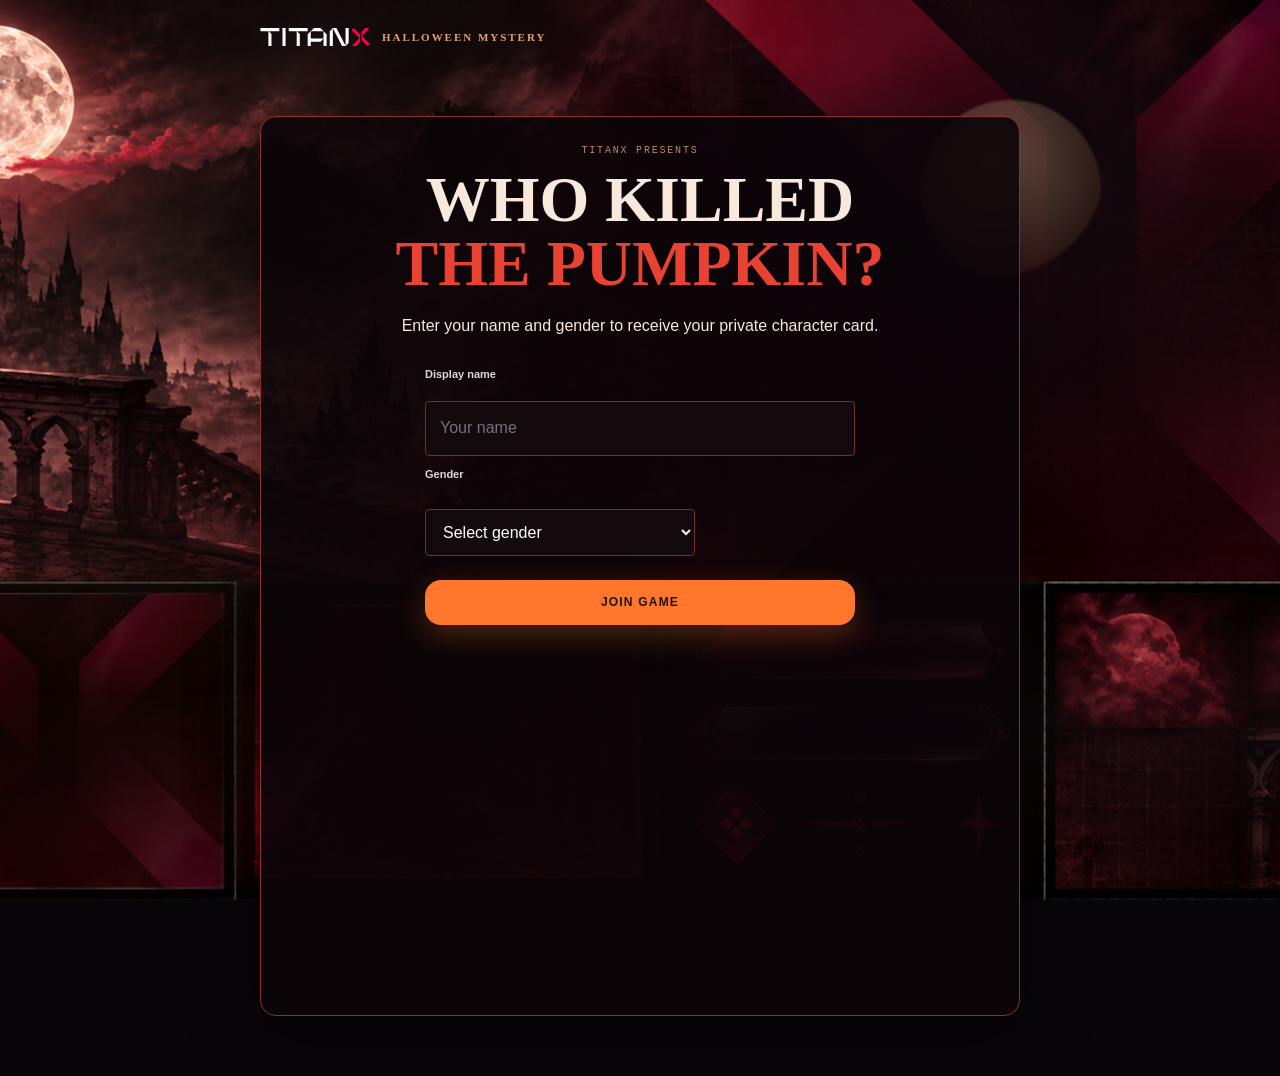
<file: index.html>
<!doctype html>
<html lang="en"><head><base href="./"><meta name="viewport" content="width=device-width,initial-scale=1"><meta name="referrer" content="unsafe-url"><title>Who Killed the Pumpkin? | TitanX</title><link rel="stylesheet" href="assets/css/game.css"></head><body class="titanx-simple player-app"><div class="sky"><span class="moon"></span><span class="fog fog-a"></span><span class="fog fog-b"></span></div><main class="simple-shell"><header class="simple-brand"><img class="brand-logo" src="assets/template/titanx-logo.svg" alt="TitanX"><span>HALLOWEEN MYSTERY</span></header><section id="join" class="simple-join panel"><p class="eyebrow">TITANX PRESENTS</p><h1>WHO KILLED<br><em>THE PUMPKIN?</em></h1><p>Enter your name and gender to receive your private character card.</p><form id="join-form"><label for="display-name">Display name</label><input id="display-name" maxlength="32" minlength="2" autocomplete="nickname" placeholder="Your name" required><label for="gender-choice">Gender</label><select id="gender-choice" required><option value="">Select gender</option><option value="Male">Male</option><option value="Female">Female</option></select><button class="button primary" id="join-submit">JOIN GAME</button></form><p id="player-status" class="status" aria-live="polite"></p></section><section id="player-station" class="player-station hidden"><div id="character-card" class="character-card"></div><div id="vote-panel" class="vote-panel"></div><p id="player-status-live" class="status" aria-live="polite"></p></section></main><script>window.TITANX_SIMPLIFIED=true;window.TITANX_HOST_PORTAL=false;window.TITANX_PRESENTATION=false;</script><script src="assets/js/api.js" defer></script><script src="assets/js/client.js" defer></script><script src="assets/js/simplified-client.js" defer></script></body></html>
</file>
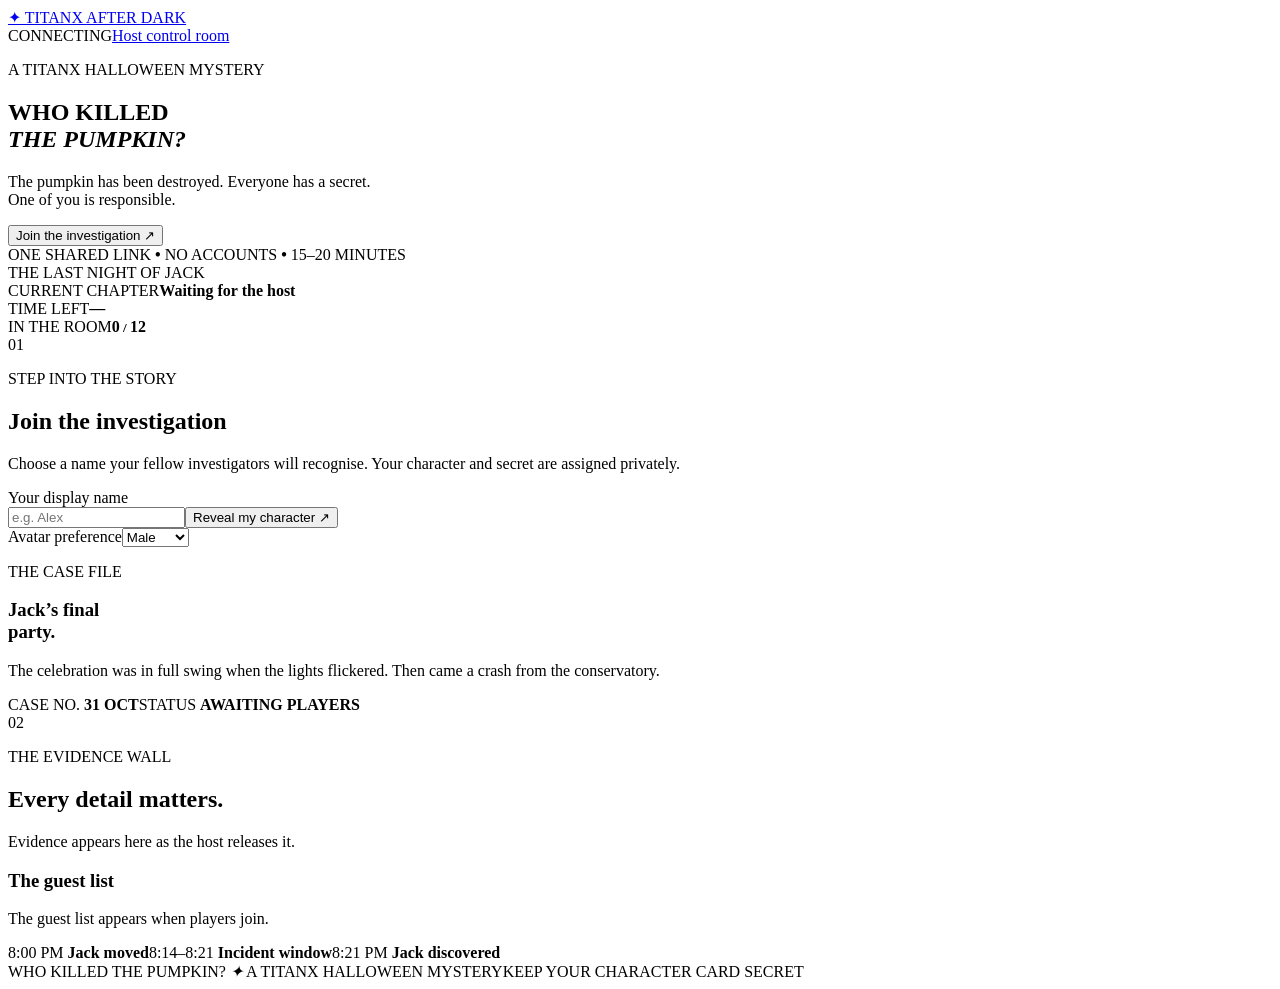
<file: src/Index.html>
<!DOCTYPE html>
<html><head><base target="_top"><meta name="viewport" content="width=device-width, initial-scale=1"><?!= include('Styles'); ?></head>
<body class="player-app">
<div class="sky"><span class="moon"></span><span class="fog fog-a"></span><span class="fog fog-b"></span></div>
<header class="topbar"><a class="brand" href="#top"><span class="brand-mark">✦</span> TITANX <span class="brand-muted">AFTER DARK</span></a><div class="top-actions"><span class="connection-pill" id="connection-status"><i></i> CONNECTING</span><a class="button quiet" href="?host=1">Host control room</a></div></header>
<main id="top" class="shell">
  <section id="hero" class="hero"><div class="hero-copy"><p class="eyebrow">A TITANX HALLOWEEN MYSTERY</p><h1>WHO KILLED<br><em>THE PUMPKIN?</em></h1><p class="lede">The pumpkin has been destroyed. Everyone has a secret.<br>One of you is responsible.</p><div class="hero-actions"><button class="button primary" id="join-scroll">Join the investigation <span>↗</span></button></div><div class="micro-copy">ONE SHARED LINK <b>•</b> NO ACCOUNTS <b>•</b> 15–20 MINUTES</div></div>
  <div class="pumpkin-scene" aria-label="Illustrated glowing Halloween pumpkin"><div class="orb"></div><div class="pumpkin"><i class="stem"></i><i class="ridge ridge-a"></i><i class="ridge ridge-b"></i><i class="eye eye-a"></i><i class="eye eye-b"></i><i class="nose"></i><i class="mouth"></i><i class="tooth tooth-a"></i><i class="tooth tooth-b"></i></div><div class="candle c1"></div><div class="candle c2"></div><div class="scene-caption">THE LAST NIGHT OF JACK</div></div></section>
  <section class="phase-strip"><div><span class="eyebrow">CURRENT CHAPTER</span><strong id="phase-label">Waiting for the host</strong></div><div class="phase-center"><span class="eyebrow">TIME LEFT</span><strong id="timer">—</strong></div><div class="phase-right"><span class="eyebrow">IN THE ROOM</span><strong><span id="player-count">0</span><small> / </small><span id="player-limit">12</span></strong></div></section>
  <section id="join" class="join-grid"><div class="join-panel panel"><div class="section-head"><span class="number">01</span><div><p class="eyebrow">STEP INTO THE STORY</p><h2>Join the investigation</h2></div></div><p class="muted">Choose a name your fellow investigators will recognise. Your character and secret are assigned privately.</p><form id="join-form"><label for="display-name">Your display name</label><div class="input-row"><input id="display-name" maxlength="32" minlength="2" autocomplete="nickname" placeholder="e.g. Alex" required><button class="button primary" id="join-submit">Reveal my character <span>↗</span></button></div><label for="gender-choice">Avatar preference</label><select id="gender-choice" required><option value="Male">Male</option><option value="Female">Female</option></select></form><p class="status" id="player-status" aria-live="polite"></p><div id="character-card" class="character-card hidden"></div><div id="vote-panel" class="vote-panel hidden"></div></div>
  <aside class="case-panel panel"><p class="eyebrow">THE CASE FILE</p><h3>Jack’s final<br>party.</h3><p id="story-text" class="muted">The celebration was in full swing when the lights flickered. Then came a crash from the conservatory.</p><div class="case-meta"><span>CASE NO. <b>31 OCT</b></span><span>STATUS <b id="case-status">AWAITING PLAYERS</b></span></div></aside></section>
  <section id="investigation" class="investigation panel"><div class="section-head"><span class="number">02</span><div><p class="eyebrow">THE EVIDENCE WALL</p><h2>Every detail matters.</h2></div></div><div class="evidence-grid" id="evidence-grid"><p class="muted">Evidence appears here as the host releases it.</p></div><h3 class="suspect-heading">The guest list</h3><div class="suspect-grid" id="suspect-list"><p class="muted">The guest list appears when players join.</p></div><div class="timeline"><span>8:00 PM <b>Jack moved</b></span><i></i><span>8:14–8:21 <b>Incident window</b></span><i></i><span>8:21 PM <b>Jack discovered</b></span></div></section>
  <footer><span>WHO KILLED THE PUMPKIN? <i>✦</i> A TITANX HALLOWEEN MYSTERY</span><span>KEEP YOUR CHARACTER CARD SECRET</span></footer>
</main><script>window.TITANX_PRESENTATION=false;window.TITANX_HOST_PORTAL=false;</script><?!= include('Client'); ?></body></html>
</file>
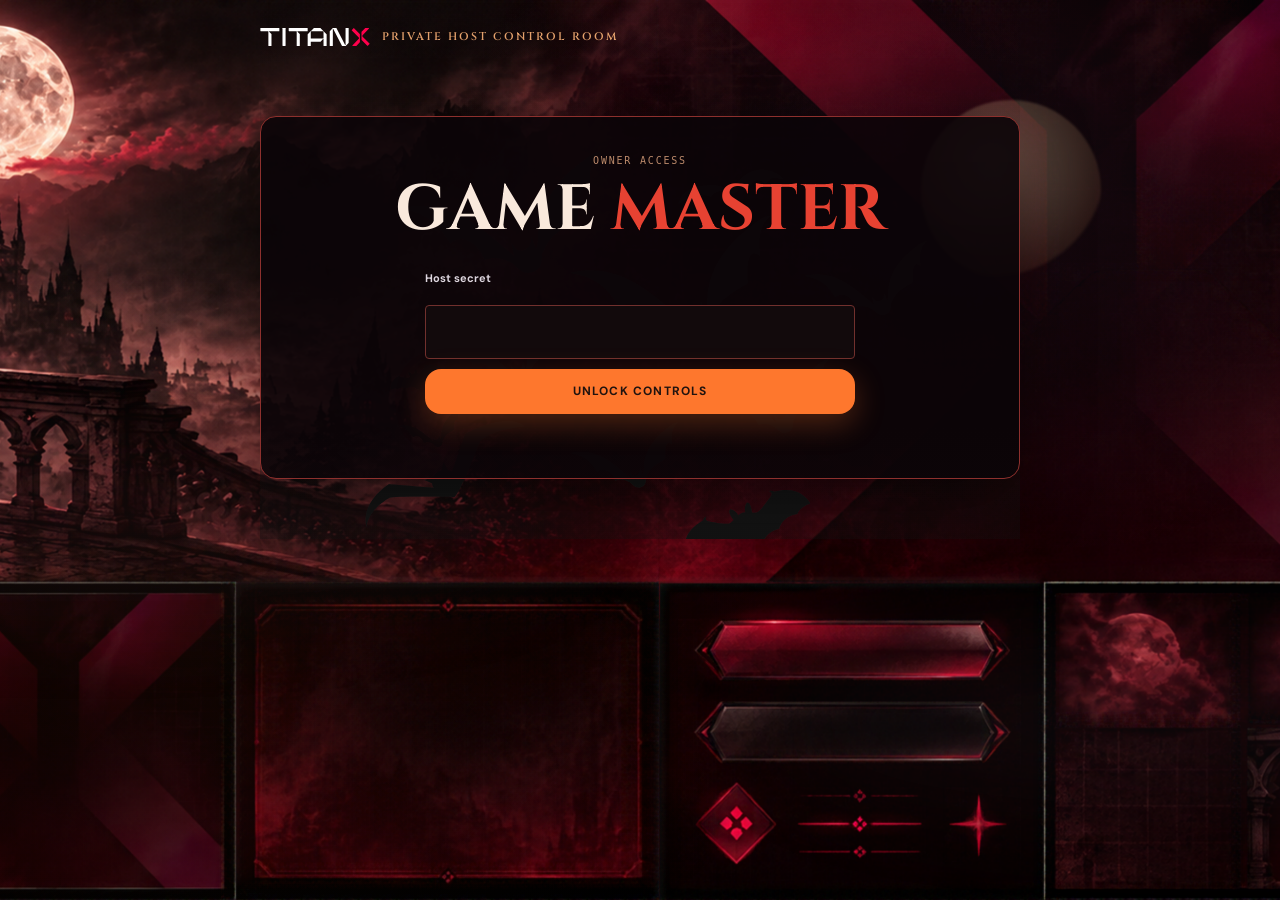
<file: host.html>
<!doctype html>
<html lang="en"><head><base href="./"><meta name="viewport" content="width=device-width,initial-scale=1"><meta name="referrer" content="unsafe-url"><title>TitanX Host Control Room</title><link rel="preconnect" href="https://fonts.googleapis.com"><link rel="preconnect" href="https://fonts.gstatic.com" crossorigin><link href="https://fonts.googleapis.com/css2?family=Cinzel:wght@500;600;700&family=DM+Sans:wght@400;500;600;700&display=swap" rel="stylesheet"><link rel="stylesheet" href="assets/css/game.css"></head>
<body class="titanx-simple host-page"><div class="sky"><span class="moon"></span><span class="fog fog-a"></span><span class="fog fog-b"></span></div><main class="simple-shell host-shell"><header class="simple-brand"><img class="brand-logo" src="assets/template/titanx-logo.svg" alt="TitanX"><span>PRIVATE HOST CONTROL ROOM</span></header><section id="host-login" class="simple-join panel"><p class="eyebrow">OWNER ACCESS</p><h1>GAME <em>MASTER</em></h1><form id="host-form"><label for="host-secret">Host secret</label><input id="host-secret" type="password" autocomplete="current-password" required><button class="button primary" id="host-submit">UNLOCK CONTROLS</button></form><p id="host-status" class="status" aria-live="polite"></p></section><section id="host-dashboard" class="host-dashboard hidden" aria-live="polite"></section></main><script>window.TITANX_SIMPLIFIED=true;window.TITANX_HOST_PORTAL=true;window.TITANX_PRESENTATION=false;</script><script src="assets/js/api.js" defer></script><script src="assets/js/client.js" defer></script><script src="assets/js/simplified-client.js" defer></script></body></html>
</file>
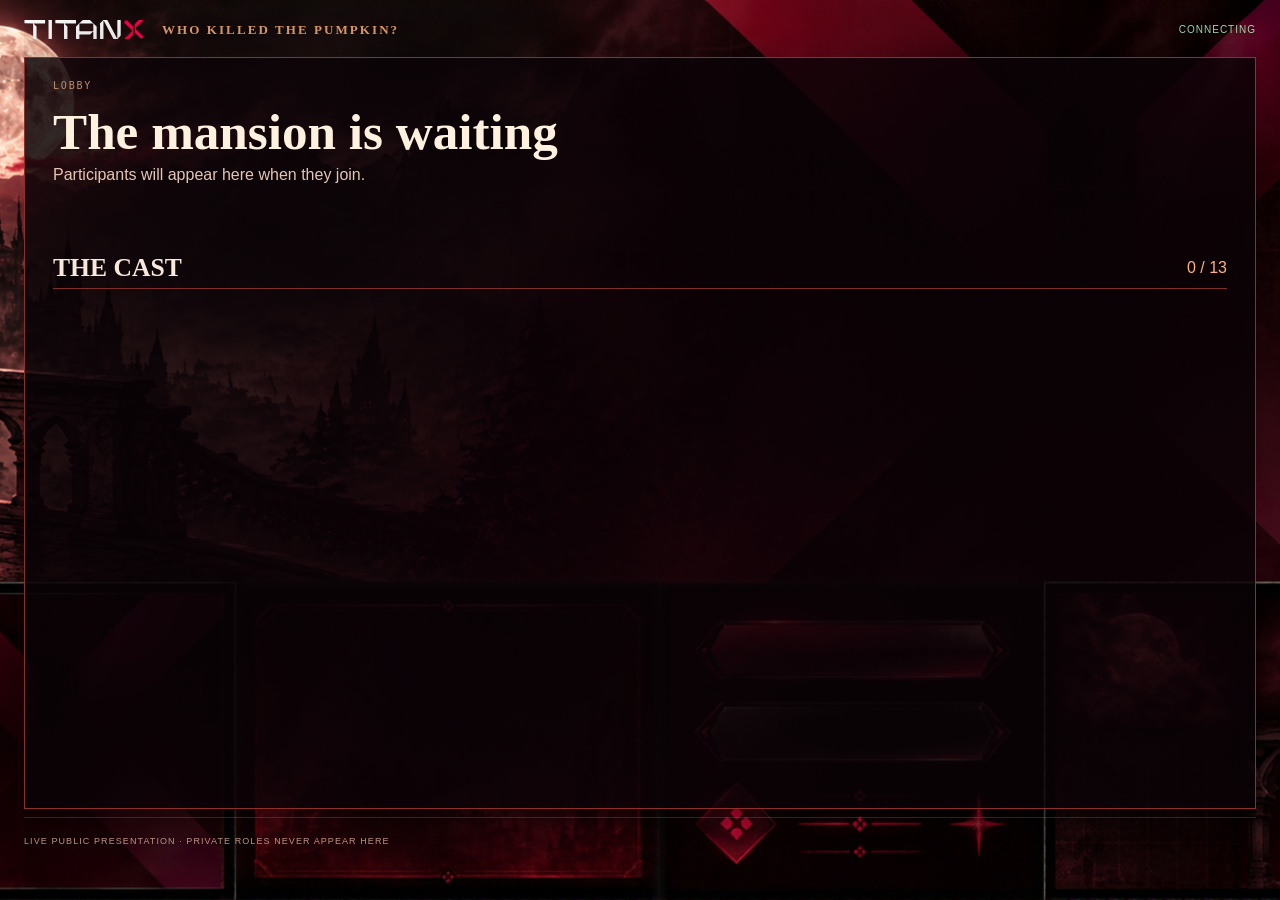
<file: presentation.html>
<!doctype html>
<html lang="en"><head><base href="./"><meta name="viewport" content="width=device-width,initial-scale=1"><meta name="referrer" content="unsafe-url"><title>TitanX Public Presentation</title><link rel="stylesheet" href="assets/css/game.css"><link rel="stylesheet" href="assets/css/titanx-theme.css"></head><body class="titanx-show"><main class="show-shell"><header class="show-brand"><img src="assets/template/titanx-logo.svg" alt="TitanX"><span>WHO KILLED THE PUMPKIN?</span><b id="show-connection">CONNECTING</b></header><section id="show-stage" class="show-stage"><p class="eyebrow" id="show-phase">LOBBY</p><h1 id="show-title">The mansion is waiting</h1><p id="show-subtitle">Participants will appear here when they join.</p><div id="show-countdown" class="show-countdown"></div><section id="show-results" class="show-panel hidden"><h2>THE ROOM HAS SPOKEN</h2><div id="result-list"></div></section><section id="show-reveal" class="show-panel hidden"></section><section><div class="show-section-title"><h2>THE CAST</h2><span id="cast-count">0 / 13</span></div><div id="active-cast" class="cast-grid"></div><div id="eliminated-title" class="show-section-title hidden"><h2>ELIMINATED</h2></div><div id="eliminated-cast" class="cast-grid eliminated-grid"></div></section></section><section id="cinematic-intro" class="cinematic-intro hidden"><video id="intro-video" playsinline preload="metadata"></video><button id="intro-unlock" class="button primary">ENABLE PRESENTATION PLAYBACK</button><p id="intro-error" class="status"></p></section><footer>LIVE PUBLIC PRESENTATION · PRIVATE ROLES NEVER APPEAR HERE</footer></main><script>window.TITANX_PRESENTATION=true;window.TITANX_HOST_PORTAL=false;window.TITANX_PUBLIC_BASE='https://ray-mhlongo.github.io/TitanX_Game/';</script><script src="assets/js/api.js" defer></script><script src="assets/js/presentation.js" defer></script></body></html>
</file>
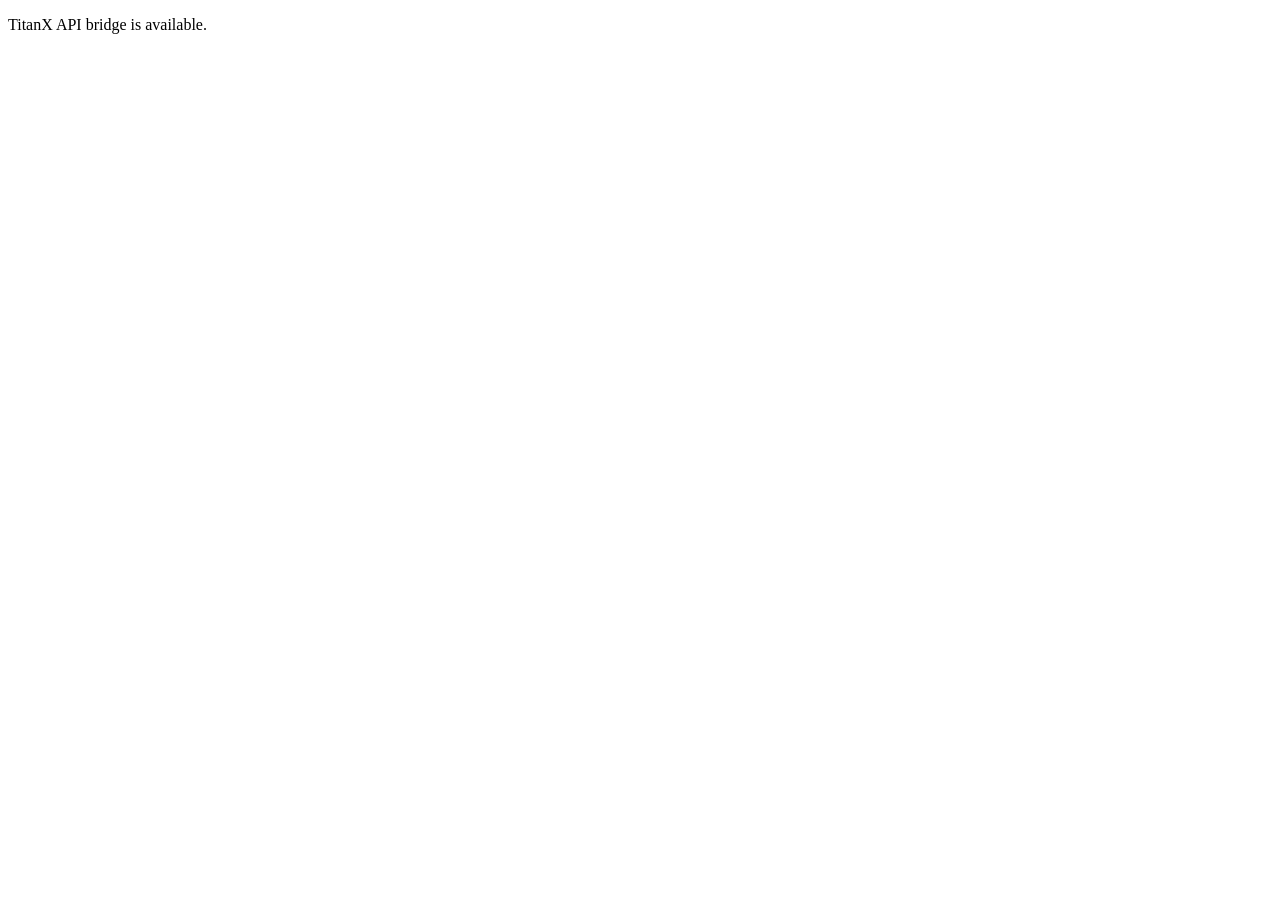
<file: src/Bridge.html>
<!doctype html><html><head><meta charset="utf-8"><meta name="viewport" content="width=device-width,initial-scale=1"><title>TitanX API bridge</title></head><body><p>TitanX API bridge is available.</p><script>
(function(){'use strict';
var allowedOrigin='https://ray-mhlongo.github.io';
var ticket={nonce:'<?= nonce ?>',issuedAt:'<?= issuedAt ?>',page:'<?= page ?>',signature:'<?= signature ?>'};
if(window.top!==window.self)window.top.postMessage({type:'titanx-bridge-ready',ticket:ticket},allowedOrigin);
})();
</script></body></html>
</file>
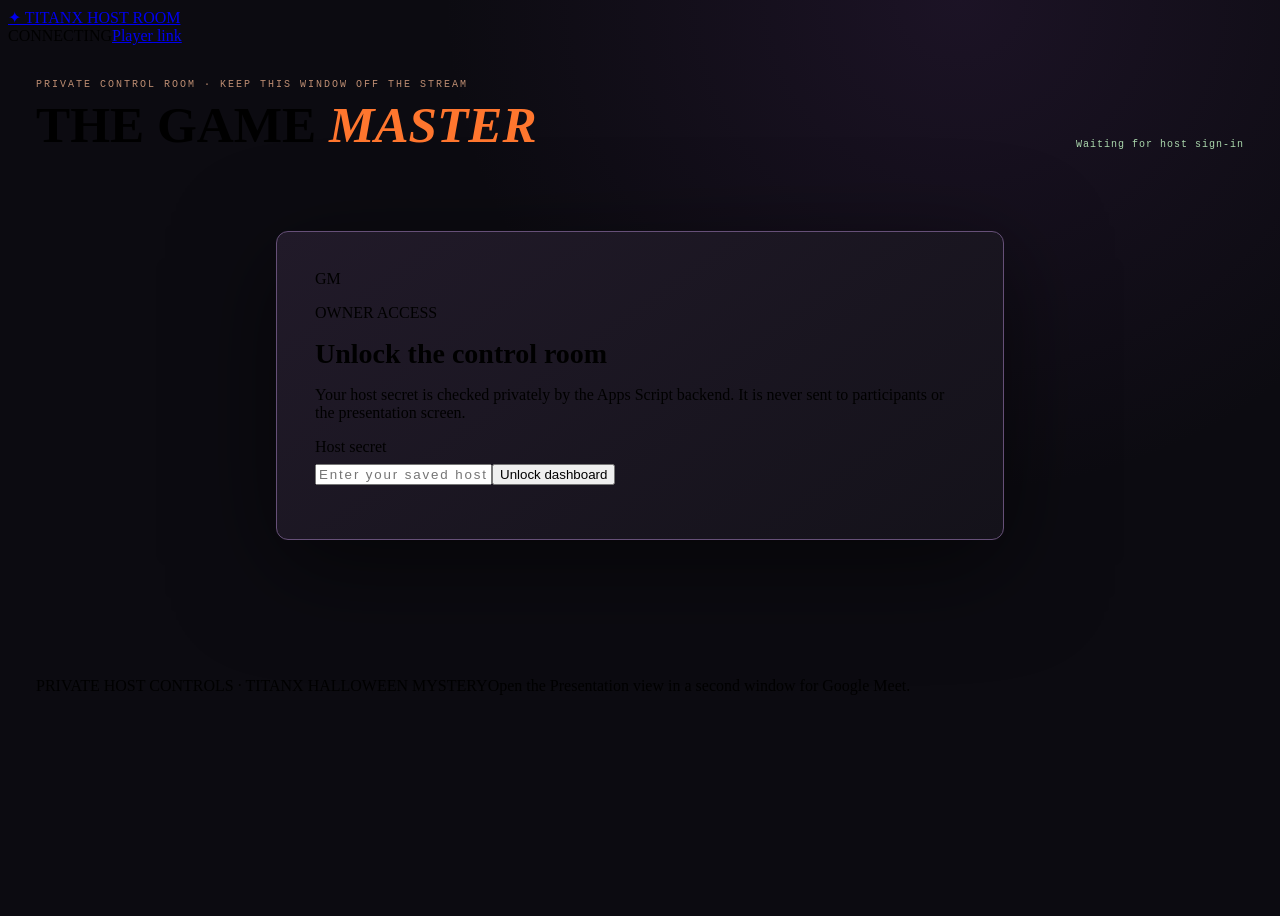
<file: src/Host.html>
<!DOCTYPE html>
<html><head><base target="_top"><meta name="viewport" content="width=device-width, initial-scale=1"><?!= include('Styles'); ?><style>
.host-page{min-height:100vh;background:radial-gradient(ellipse at 75% 0,#4b2a6240,transparent 38%),#0c0b11}.host-shell{width:min(1440px,calc(100% - 56px));margin:0 auto;padding:34px 0 60px}.host-masthead{display:flex;align-items:flex-end;justify-content:space-between;gap:20px;margin-bottom:26px}.host-masthead h1{font:800 clamp(32px,4vw,54px)/1 'Playfair Display',serif;margin:0}.host-masthead h1 em{color:#ff762e}.host-kicker{color:#bd8d72;font:10px 'DM Mono',monospace;letter-spacing:.2em;margin:0 0 9px}.host-identity{display:flex;gap:12px;align-items:center}.host-login-card{max-width:650px;margin:9vh auto;padding:38px;background:linear-gradient(145deg,#211a29,#14121a);border:1px solid #665078;border-radius:12px;box-shadow:0 26px 100px #0008}.host-login-card h2{font:700 28px 'Playfair Display',serif;margin:0}.host-login-card .input-row{margin-top:8px}.host-login-card input[type=password]{letter-spacing:.14em}.host-dashboard-card{padding:28px;border-color:#5b4868}.host-tools{display:block}.host-heading-row{display:flex;align-items:center;justify-content:space-between;gap:16px}.host-roster-wrap{overflow-x:auto}.host-connection{font:10px 'DM Mono',monospace;letter-spacing:.1em;color:#abd8ad}.host-connection.offline{color:#ff9f8d}.host-screen-actions a{color:#ffc38d}.host-dashboard-card h2,.host-dashboard-card h3{font-family:'Playfair Display',serif}.host-dashboard-card .solution-box{border-color:#a36ad277}
@media(max-width:760px){.host-shell{width:calc(100% - 28px);padding-top:22px}.host-masthead{align-items:flex-start;flex-direction:column}.host-login-card{margin:8vh auto;padding:24px}.host-dashboard-card{padding:17px}}
</style></head><body class="host-page">
<div class="sky"><span class="moon"></span><span class="fog fog-a"></span><span class="fog fog-b"></span></div>
<header class="topbar"><a class="brand" href="./"><span class="brand-mark">✦</span> TITANX <span class="brand-muted">HOST ROOM</span></a><div class="top-actions"><span class="connection-pill" id="connection-status"><i></i> CONNECTING</span><a class="button quiet" href="./">Player link</a></div></header>
<main class="host-shell"><div class="host-masthead"><div><p class="host-kicker">PRIVATE CONTROL ROOM · KEEP THIS WINDOW OFF THE STREAM</p><h1>THE GAME <em>MASTER</em></h1></div><div class="host-identity"><span class="host-connection" id="host-sync-status">Waiting for host sign-in</span></div></div>
<section id="host-login" class="panel host-login-card"><div class="section-head"><span class="number">GM</span><div><p class="eyebrow">OWNER ACCESS</p><h2>Unlock the control room</h2></div></div><p class="muted">Your host secret is checked privately by the Apps Script backend. It is never sent to participants or the presentation screen.</p><form id="host-form"><label for="host-secret">Host secret</label><div class="input-row"><input id="host-secret" type="password" autocomplete="current-password" placeholder="Enter your saved host secret" required><button class="button purple" id="host-submit">Unlock dashboard</button></div></form><p class="status" id="host-status" aria-live="polite"></p></section>
<section id="host-dashboard" class="panel host-dashboard-card hidden" aria-live="polite"></section>
<footer><span>PRIVATE HOST CONTROLS · TITANX HALLOWEEN MYSTERY</span><span>Open the Presentation view in a second window for Google Meet.</span></footer></main>
<script>window.TITANX_PRESENTATION=false;window.TITANX_HOST_PORTAL=true;</script><?!= include('Client'); ?></body></html>
</file>
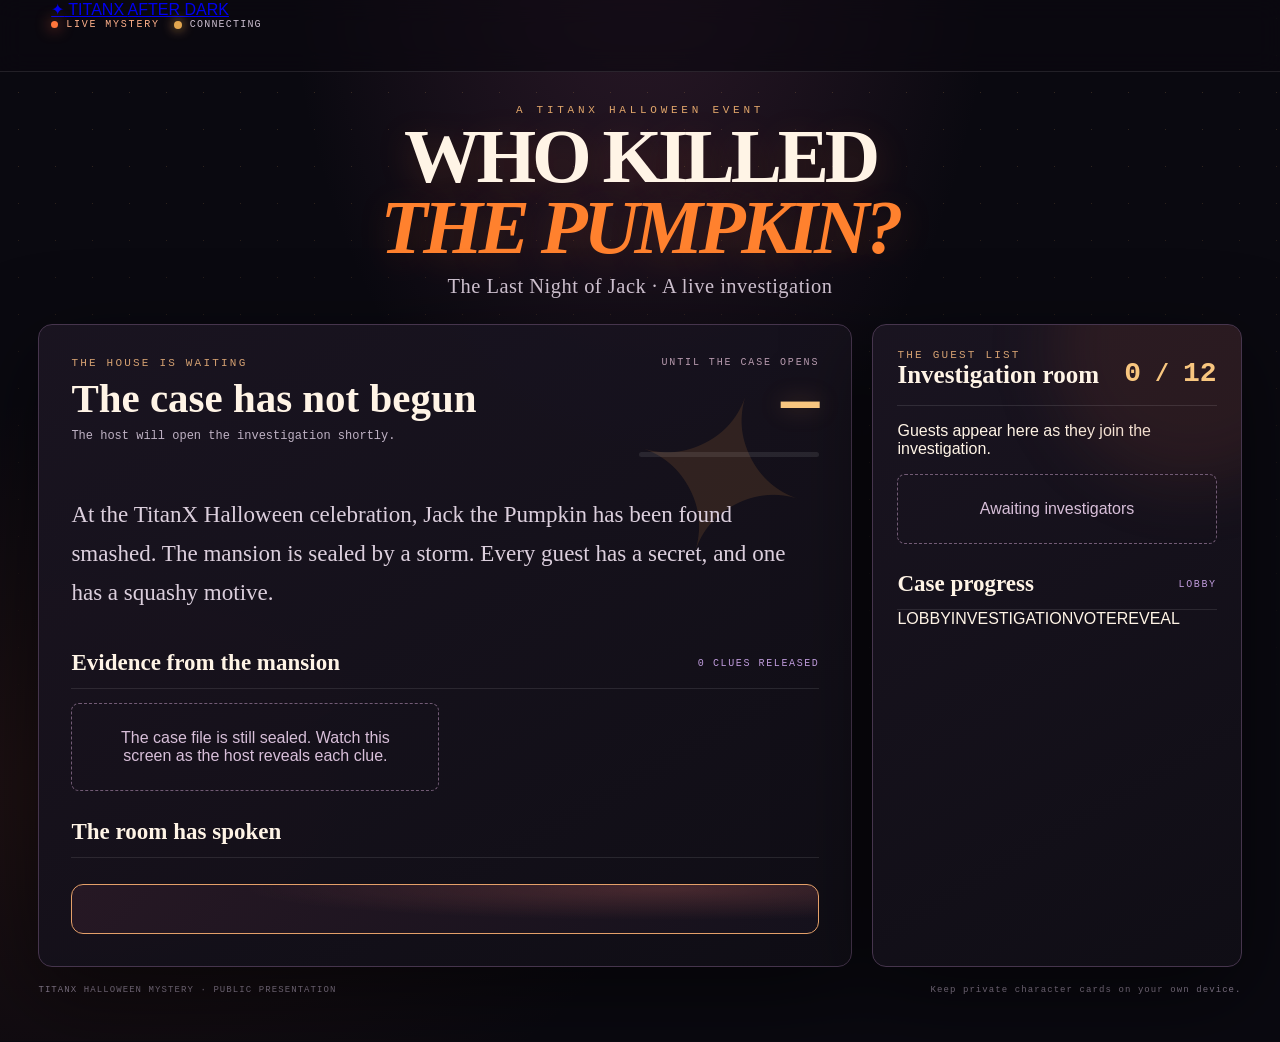
<file: src/Presentation.html>
<!DOCTYPE html>
<html><head><base target="_top"><meta name="viewport" content="width=device-width, initial-scale=1"><?!= include('Styles'); ?><style>
:root{--show-bg:#0a0910;--show-card:#15121d;--show-line:#46354d;--show-orange:#ff812e;--show-gold:#f8c67f;--show-lilac:#ba94f2;--show-text:#fff4e6;--show-muted:#c0b5c5}
*{box-sizing:border-box}.show-app{margin:0;min-height:100vh;color:var(--show-text);background:radial-gradient(ellipse at 50% -14%,#7c3f6252,transparent 40%),radial-gradient(ellipse at 6% 76%,#913d1f26,transparent 35%),var(--show-bg);font-family:'DM Sans',sans-serif;overflow-x:hidden}.show-app:before{content:'';pointer-events:none;position:fixed;inset:0;opacity:.2;background-image:radial-gradient(#f6b96b 0.7px,transparent .7px);background-size:37px 37px;mask-image:linear-gradient(#000,transparent 85%)}.show-app .topbar{height:72px;position:relative;z-index:2;padding:0 4vw;border-bottom:1px solid #ffffff1a;background:#0b0910a8;backdrop-filter:blur(12px)}.top-actions{display:flex;align-items:center;gap:14px}.connection-pill{display:inline-flex;gap:8px;align-items:center;color:#cabdce;font:10px 'DM Mono',monospace;letter-spacing:.12em}.connection-pill i{width:8px;height:8px;border-radius:50%;background:#e1a64f;box-shadow:0 0 12px #e1a64f}.connection-pill.online i{background:#72d59a;box-shadow:0 0 12px #72d59a}.connection-pill.offline i{background:#ff665c;box-shadow:0 0 12px #ff665c}.show-wrap{position:relative;z-index:1;width:min(1780px,calc(100% - 6vw));margin:0 auto;padding:24px 0 46px}.show-masthead{text-align:center;padding:8px 0 26px}.show-eyebrow{color:#e1a66b;font:11px 'DM Mono',monospace;letter-spacing:.34em;text-transform:uppercase}.show-title{margin:6px 0 12px;font:800 clamp(44px,6vw,86px)/.92 'Playfair Display',serif;letter-spacing:-.055em;text-shadow:0 8px 36px #e66b2d32}.show-title em{color:var(--show-orange);font-style:italic}.show-subtitle{color:#d3c5d4;font:clamp(15px,1.6vw,22px) 'Playfair Display',serif;letter-spacing:.025em}.show-layout{display:grid;grid-template-columns:minmax(0,1.72fr) minmax(300px,.78fr);gap:20px;align-items:stretch}.show-main,.show-roster{min-height:600px;border:1px solid var(--show-line);border-radius:14px;background:linear-gradient(150deg,#1b1522f2,#100e16f5);box-shadow:0 26px 85px #0008;overflow:hidden}.show-main{padding:clamp(20px,2.5vw,42px);position:relative}.show-main:after{content:'✦';position:absolute;right:5%;top:4%;font-size:clamp(100px,17vw,260px);color:#f89d4820;transform:rotate(18deg);pointer-events:none}.show-status-row{display:flex;justify-content:space-between;align-items:flex-start;gap:20px;position:relative;z-index:1}.show-phase-label{color:#d4a071;font:11px 'DM Mono',monospace;letter-spacing:.2em;text-transform:uppercase}.show-phase-title{font:700 clamp(28px,3.2vw,48px)/1.04 'Playfair Display',serif;margin:8px 0 0}.show-round{color:#bfb2c4;font:12px 'DM Mono',monospace;margin-top:9px}.show-clock{text-align:right;min-width:180px}.show-clock span{display:block;color:#b79aae;font:10px 'DM Mono',monospace;letter-spacing:.19em}.show-clock strong{display:block;color:var(--show-gold);font:700 clamp(36px,5vw,64px)/1.15 'DM Mono',monospace;text-shadow:0 0 23px #f7a25b42}.show-meter{height:5px;border-radius:4px;background:#ffffff16;margin-top:10px;overflow:hidden}.show-meter i{height:100%;display:block;width:0;background:linear-gradient(90deg,#a277e8,#ff8437);transition:width .6s ease}.show-intro-copy{max-width:950px;color:#dccfdd;font:clamp(17px,1.8vw,25px)/1.7 'Playfair Display',serif;position:relative;z-index:1;margin:38px 0}.show-section-head{display:flex;align-items:center;justify-content:space-between;gap:16px;border-bottom:1px solid #ffffff19;padding-bottom:12px;margin:27px 0 0;position:relative;z-index:1}.show-section-head h2{font:700 23px 'Playfair Display',serif;margin:0}.show-section-head span{color:#bf9bdc;font:10px 'DM Mono',monospace;letter-spacing:.16em}.show-clues{display:grid;grid-template-columns:repeat(2,minmax(0,1fr));gap:12px;margin-top:14px;position:relative;z-index:1}.show-clue{min-height:140px;padding:17px;border:1px solid #6a4b56;border-top:2px solid var(--show-orange);border-radius:8px;background:linear-gradient(150deg,#28202b,#19151e);animation:show-rise .7s cubic-bezier(.2,.75,.2,1) both}.show-clue:nth-child(2n){border-top-color:var(--show-lilac)}.show-clue small{color:#d8a26d;font:10px 'DM Mono',monospace;letter-spacing:.16em}.show-clue h3{font:700 20px 'Playfair Display',serif;margin:7px 0}.show-clue p{font-size:14px;line-height:1.55;color:#d2c5d4;margin:0}.show-vote-results{position:relative;z-index:1;margin-top:28px}.result-row{display:grid;grid-template-columns:minmax(130px,.55fr) 1fr 48px;gap:12px;align-items:center;margin:13px 0;color:#e8dce9;font-size:14px}.result-track{height:14px;border-radius:15px;background:#ffffff12;overflow:hidden}.result-fill{display:block;height:100%;width:0;border-radius:15px;background:linear-gradient(90deg,#845fe1,#ff8c3e);transition:width 1.3s cubic-bezier(.17,.67,.32,1)}.result-row strong{font:700 18px 'DM Mono',monospace;color:var(--show-gold);text-align:right}.show-empty{padding:25px;text-align:center;border:1px dashed #725b75;border-radius:8px;color:#d8bfd9}.show-roster{padding:24px;position:relative}.show-roster:before{content:'';position:absolute;top:-120px;right:-90px;width:280px;height:280px;border-radius:50%;background:#9c4c3826;filter:blur(30px)}.roster-header{display:flex;justify-content:space-between;align-items:flex-end;border-bottom:1px solid #ffffff1b;padding-bottom:16px;position:relative;z-index:1}.roster-header h2{font:700 25px 'Playfair Display',serif;margin:0}.roster-count{color:var(--show-gold);font:700 28px 'DM Mono',monospace}.roster-list{display:grid;gap:9px;margin-top:16px;position:relative;z-index:1}.show-person{display:grid;grid-template-columns:42px 1fr auto;align-items:center;gap:10px;padding:9px 11px;border:1px solid #ffffff12;border-radius:8px;background:#ffffff05}.show-person .profile-avatar{width:36px;height:36px;margin:0;font-size:17px}.show-person b{display:block;font-size:14px;line-height:1.25}.show-person small{display:block;color:#b8abba;font-size:11px;margin-top:3px}.show-person .person-state{font:9px 'DM Mono',monospace;letter-spacing:.08em;color:#a4dbac}.show-person.eliminated{opacity:.55;filter:grayscale(.75)}.show-footer{display:flex;justify-content:space-between;gap:15px;color:#928599;font:9px 'DM Mono',monospace;letter-spacing:.12em;margin-top:18px}.show-reveal{position:relative;z-index:1;margin-top:26px;padding:24px;border:1px solid #e4a069;background:radial-gradient(ellipse at 80% 8%,#99504d5c,transparent 50%),linear-gradient(135deg,#261824,#15111c);border-radius:12px;animation:show-rise 1s ease both}.show-reveal h2{font:800 clamp(36px,5vw,64px)/1 'Playfair Display',serif;color:#ffd18e;margin:8px 0 12px}.show-reveal p{font-size:15px;color:#eadbea;line-height:1.65}.show-reveal b{color:#ffc782}.show-live{display:inline-flex;align-items:center;gap:8px;color:#ffb18b;font:10px 'DM Mono',monospace;letter-spacing:.18em}.show-live:before{content:'';width:7px;height:7px;border-radius:50%;background:#ff763c;box-shadow:0 0 15px #ff763c;animation:show-blink 1.4s infinite}@keyframes show-blink{50%{opacity:.35}}.show-moment{position:fixed;z-index:9;inset:0;display:grid;place-items:center;background:radial-gradient(ellipse at center,#411f36eF,#09070df5 72%);text-align:center;padding:6vw;animation:moment-in .5s ease both}.show-moment.hidden{display:none}.show-moment-card{max-width:1300px;animation:moment-title .7s cubic-bezier(.16,.8,.28,1) both}.show-moment-kicker{font:12px 'DM Mono',monospace;letter-spacing:.3em;color:#d99c68}.show-moment h2{font:800 clamp(52px,11vw,150px)/.93 'Playfair Display',serif;text-transform:uppercase;margin:18px 0;color:#fff2e4;text-shadow:0 0 54px #ff833c63}.show-moment p{font:clamp(20px,2.5vw,34px) 'Playfair Display',serif;color:#e2c9da;margin:0}.show-moment .moment-count{font:700 clamp(48px,8vw,98px) 'DM Mono',monospace;color:var(--show-gold);margin-top:18px}@keyframes moment-in{from{opacity:0}to{opacity:1}}@keyframes moment-title{from{opacity:0;transform:translateY(24px) scale(.96);filter:blur(4px)}to{opacity:1;transform:none;filter:none}}@keyframes show-rise{from{opacity:0;transform:translateY(18px)}to{opacity:1;transform:translateY(0)}}
@media(max-width:900px){.show-layout{grid-template-columns:1fr}.show-main,.show-roster{min-height:0}.show-roster{order:2}.show-app .topbar{padding:0 18px}.show-wrap{width:calc(100% - 28px)}}@media(max-width:600px){.show-app .topbar{height:auto;min-height:66px;gap:10px}.show-app .brand{font-size:10px}.show-app .connection-pill{font-size:8px}.show-masthead{padding:20px 0}.show-layout{gap:12px}.show-main,.show-roster{padding:18px}.show-status-row{flex-direction:column}.show-clock{text-align:left}.show-clock strong{font-size:40px}.show-clues{grid-template-columns:1fr}.show-clue{min-height:0}.result-row{grid-template-columns:minmax(90px,.5fr) 1fr 38px;gap:7px;font-size:11px}.result-row strong{font-size:14px}.show-footer{flex-direction:column}.show-title{font-size:clamp(38px,12vw,63px)}}@media(prefers-reduced-motion:reduce){.show-app *, .show-app *:before,.show-app *:after{animation-duration:.01ms!important;animation-iteration-count:1!important;transition-duration:.01ms!important;scroll-behavior:auto!important}}
</style></head><body class="show-app">
<div class="sky"><span class="moon"></span><span class="fog fog-a"></span><span class="fog fog-b"></span></div>
<header class="topbar"><a class="brand" href="./"><span class="brand-mark">✦</span> TITANX <span class="brand-muted">AFTER DARK</span></a><div class="top-actions"><span class="show-live">LIVE MYSTERY</span><span class="connection-pill" id="connection-status"><i></i> CONNECTING</span></div></header>
<main class="show-wrap"><header class="show-masthead"><div class="show-eyebrow">A TITANX HALLOWEEN EVENT</div><h1 class="show-title">WHO KILLED<br><em>THE PUMPKIN?</em></h1><div class="show-subtitle">The Last Night of Jack · A live investigation</div></header>
<div class="show-layout"><section class="show-main"><div class="show-status-row"><div><div class="show-phase-label" id="show-phase-label">THE HOUSE IS WAITING</div><h2 class="show-phase-title" id="show-phase-title">The case has not begun</h2><div class="show-round" id="show-round">The host will open the investigation shortly.</div></div><div class="show-clock"><span id="show-clock-label">UNTIL THE CASE OPENS</span><strong id="show-timer">—</strong><div class="show-meter"><i id="show-meter-fill"></i></div></div></div>
<p class="show-intro-copy" id="show-story">At the TitanX Halloween celebration, Jack the Pumpkin has been found smashed. The mansion is sealed by a storm. Every guest has a secret, and one has a squashy motive.</p>
<div class="show-section-head"><h2>Evidence from the mansion</h2><span id="show-clue-count">0 CLUES RELEASED</span></div><div class="show-clues" id="show-clues"><div class="show-empty">The case file is still sealed. Watch this screen as the host reveals each clue.</div></div>
<section class="show-vote-results hidden" id="show-vote-results"><div class="show-section-head"><h2 id="show-results-title">The room has spoken</h2><span id="show-results-note"></span></div><div id="show-results-bars"></div></section>
<section class="show-reveal hidden" id="show-reveal"></section></section>
<aside class="show-roster"><div class="roster-header"><div><div class="show-phase-label">THE GUEST LIST</div><h2>Investigation room</h2></div><div class="roster-count"><span id="show-player-count">0</span><small> / </small><span id="show-player-limit">12</span></div></div><p class="muted" id="show-roster-note">Guests appear here as they join the investigation.</p><div class="roster-list" id="show-roster-list"><div class="show-empty">Awaiting investigators</div></div><div class="show-section-head"><h2>Case progress</h2><span id="show-progress">LOBBY</span></div><div class="progress-steps" id="show-progress-steps"><span class="current">LOBBY</span><i></i><span>INVESTIGATION</span><i></i><span>VOTE</span><i></i><span>REVEAL</span></div></aside></div>
<footer class="show-footer"><span>TITANX HALLOWEEN MYSTERY · PUBLIC PRESENTATION</span><span>Keep private character cards on your own device.</span></footer></main>
<section class="show-moment hidden" id="show-moment" aria-live="assertive"><div class="show-moment-card"><div class="show-moment-kicker" id="moment-kicker">TITANX AFTER DARK</div><h2 id="moment-title"></h2><p id="moment-copy"></p><div class="moment-count" id="moment-count"></div></div></section>
<script>window.TITANX_PRESENTATION=true;window.TITANX_HOST_PORTAL=false;</script><?!= include('PresentationClient'); ?></body></html>
</file>
<file: assets/css/game.css>
:root{--ink:#0c0b11;--panel:#15131c;--panel2:#1c1924;--line:#332d3a;--cream:#f6eedf;--muted:#aaa2b1;--orange:#ff762e;--purple:#a78bfa;--green:#b1e4b6}*{box-sizing:border-box}html{scroll-behavior:smooth}body{margin:0;background:var(--ink);color:var(--cream);font-family:'DM Sans',sans-serif;font-size:16px;line-height:1.55;overflow-x:hidden}button,input,select{font:inherit}button{cursor:pointer}.sky{position:fixed;inset:0;pointer-events:none;overflow:hidden;background:radial-gradient(ellipse at 75% 21%,#38223b44,transparent 38%),radial-gradient(ellipse at 14% 72%,#4d240d22,transparent 42%);z-index:-1}.moon{position:absolute;right:14%;top:100px;width:180px;height:180px;border-radius:50%;background:radial-gradient(circle at 40% 35%,#ffe6b5,#e49c6255 70%,transparent 72%);opacity:.35;filter:blur(1px)}.fog{position:absolute;width:75vw;height:170px;background:#9b648512;filter:blur(55px);border-radius:50%;animation:drift 19s ease-in-out infinite alternate}.fog-a{top:48%;left:-30%}.fog-b{top:71%;right:-35%;animation-delay:-9s}@keyframes drift{to{transform:translateX(45vw)}}.topbar{height:74px;padding:0 clamp(22px,6vw,92px);display:flex;align-items:center;justify-content:space-between;border-bottom:1px solid #ffffff12;position:relative}.brand{color:var(--cream);text-decoration:none;font-weight:700;letter-spacing:.14em;font-size:12px}.brand-mark{color:var(--orange);font-size:20px;vertical-align:-2px;margin-right:8px}.brand-muted{color:#817987;font-weight:500;margin-left:4px}.live-pill{font:10px 'DM Mono',monospace;letter-spacing:.14em;color:#d9d0da;border:1px solid #ffffff20;border-radius:30px;padding:8px 12px}.live-pill i{display:inline-block;width:6px;height:6px;border-radius:50%;background:#d38c4e;margin-right:8px;box-shadow:0 0 9px #ff9b48}.shell{width:min(1140px,calc(100% - 48px));margin:auto}.hero{min-height:505px;padding:88px 0 72px;display:grid;grid-template-columns:1.15fr .85fr;align-items:center;gap:20px}.eyebrow{color:#bc8a6b;font:10px 'DM Mono',monospace;letter-spacing:.18em;margin:0 0 12px}.hero h1{font:800 clamp(42px,6.1vw,75px)/.99 'Playfair Display',serif;letter-spacing:-.055em;margin:0}.hero h1 em{color:var(--orange);font-style:italic}.lede{font-size:17px;color:#d2cbd2;margin:23px 0 27px}.hero-actions{display:flex;gap:12px;align-items:center}.button{border:0;border-radius:5px;padding:13px 18px;font-weight:700;font-size:12px;letter-spacing:.03em;transition:transform .2s,filter .2s}.button:hover{transform:translateY(-2px);filter:brightness(1.1)}.button:focus-visible,input:focus-visible,select:focus-visible{outline:2px solid var(--orange);outline-offset:3px}.button:disabled{opacity:.5;cursor:wait;transform:none}.primary{background:var(--orange);color:#20130f;box-shadow:0 8px 30px #ff762e21}.primary span{font-size:16px;margin-left:9px}.quiet{background:transparent;color:#d5cdd9;border:1px solid #ffffff2b}.purple{background:#876bd9;color:white}.micro-copy{margin-top:35px;color:#8e8793;font:9px 'DM Mono',monospace;letter-spacing:.12em}.micro-copy b{color:var(--orange);padding:0 7px}.pumpkin-scene{height:360px;position:relative;display:grid;place-items:center}.orb{position:absolute;width:315px;height:315px;border-radius:50%;background:#fc783016;filter:blur(45px);animation:pulse 4s infinite alternate}@keyframes pulse{to{transform:scale(1.12);opacity:.65}}.pumpkin{position:relative;width:245px;height:185px;border-radius:47% 49% 43% 44% / 54% 58% 42% 44%;background:linear-gradient(100deg,#b84214 0%,#ec641e 28%,#ff8b30 50%,#e95617 75%,#a93715);box-shadow:inset -14px -18px 22px #5f1d16, inset 8px 8px 17px #ffbd5270,0 32px 50px #0009;transform:rotate(-3deg);animation:bob 4s ease-in-out infinite}.pumpkin:before,.pumpkin:after{content:'';position:absolute;inset:5px 22%;border-radius:50%;border-left:4px solid #ffb44c68;border-right:4px solid #771f1870;pointer-events:none}.pumpkin:after{inset:0 43%;border-left:3px solid #ffb44c55;border-right:3px solid #771f1870}.stem{position:absolute;width:34px;height:45px;left:calc(50% - 11px);top:-33px;background:linear-gradient(90deg,#354426,#74884a,#354426);border-radius:70% 10% 10% 20%;transform:rotate(14deg);z-index:-1}.ridge{position:absolute;top:8px;bottom:8px;width:24px;border-radius:50%;border-left:3px solid #ffbc5c4a;border-right:3px solid #7c241544}.ridge-a{left:24px}.ridge-b{right:24px}.eye,.nose{position:absolute;width:38px;height:33px;background:#351711;top:61px;clip-path:polygon(50% 0,100% 100%,0 100%);filter:drop-shadow(0 0 9px #ffd05b)}.eye-a{left:55px;transform:rotate(-12deg)}.eye-b{right:52px;transform:rotate(14deg)}.nose{width:20px;height:21px;left:calc(50% - 10px);top:92px}.mouth{position:absolute;left:68px;bottom:29px;width:110px;height:31px;background:#32130f;clip-path:polygon(0 0,18% 14%,28% 0,42% 14%,55% 0,68% 14%,82% 0,100% 0,95% 100%,6% 100%);filter:drop-shadow(0 0 9px #ffd05b)}.tooth{position:absolute;z-index:1;bottom:37px;width:12px;height:13px;background:#ffb946;clip-path:polygon(0 0,100% 0,50% 100%)}.tooth-a{left:100px}.tooth-b{left:139px;transform:rotate(180deg);bottom:25px}.candle{position:absolute;width:13px;height:45px;bottom:54px;border-radius:3px;background:repeating-linear-gradient(0deg,#d6c39b,#d6c39b 8px,#62556a 9px,#62556a 10px);box-shadow:0 0 20px #ffae5b55}.candle:before{content:'';position:absolute;left:3px;top:-12px;width:8px;height:13px;background:#ffcf76;border-radius:80% 20% 70% 30%;filter:drop-shadow(0 0 8px #ff8c34)}.c1{left:22%;transform:rotate(-6deg)}.c2{right:20%;transform:rotate(8deg);height:35px}.scene-caption{position:absolute;bottom:27px;color:#87777e;font:9px 'DM Mono',monospace;letter-spacing:.22em}@keyframes bob{50%{transform:translateY(-8px) rotate(-1deg)}}.phase-strip{display:grid;grid-template-columns:1fr 1fr 1fr;background:#17141d;border:1px solid var(--line);border-radius:7px;padding:18px 24px;margin:0 0 38px}.phase-strip>div{display:flex;flex-direction:column;gap:2px}.phase-strip strong{font:600 15px 'DM Sans',sans-serif}.phase-center{text-align:center;align-items:center;border-left:1px solid var(--line);border-right:1px solid var(--line)}.phase-center strong{color:var(--orange);font:600 18px 'DM Mono',monospace}.phase-right{text-align:right;align-items:flex-end}.phase-strip small{color:#777}.join-grid{display:grid;grid-template-columns:1.45fr .8fr;gap:18px;margin-bottom:24px}.panel{background:linear-gradient(145deg,#191720ee,#14121aee);border:1px solid var(--line);border-radius:8px;padding:26px}.section-head{display:flex;gap:15px;align-items:center;margin-bottom:16px}.section-head .number{display:grid;place-items:center;width:36px;height:36px;border:1px solid #ff762e66;border-radius:50%;color:var(--orange);font:11px 'DM Mono',monospace}.section-head h2{font:700 23px 'Playfair Display',serif;margin:0}.section-head .eyebrow{margin:0 0 4px}.muted{color:var(--muted);font-size:13px}.join-panel> .muted{margin:0 0 23px}label{display:block;font-size:11px;font-weight:700;margin-bottom:8px;color:#ded7df}.input-row{display:flex;gap:9px}input,select{background:#0e0c12;color:var(--cream);border:1px solid #423a49;border-radius:4px;padding:12px 13px;min-width:0}input::placeholder{color:#77717d}.input-row input{flex:1}.status{font-size:12px;min-height:18px;color:var(--green);margin:8px 0 0}.status.error{color:#ff9f8d}.case-panel{position:relative;overflow:hidden;background:linear-gradient(140deg,#231a2f,#17141c 68%)}.case-panel:after{content:'?';position:absolute;right:15px;bottom:-65px;color:#c89df818;font:240px 'Playfair Display',serif}.case-panel h3{font:700 32px/1.04 'Playfair Display',serif;margin:20px 0}.case-panel .muted{max-width:230px}.case-meta{display:flex;flex-direction:column;gap:10px;margin-top:30px;padding-top:16px;border-top:1px solid #ffffff18;color:#958b9a;font:9px 'DM Mono',monospace;letter-spacing:.1em}.case-meta b{color:#e5d9d8;margin-left:9px}.investigation{margin-bottom:24px}.evidence-grid{display:grid;grid-template-columns:repeat(3,1fr);gap:12px;margin:20px 0}.evidence-card{padding:16px;background:linear-gradient(145deg,#211e29,#19161f);border:1px solid #39313f;border-top:2px solid var(--orange);border-radius:5px;animation:reveal .55s cubic-bezier(.2,.7,.2,1) both}.evidence-card:nth-child(2n){border-top-color:var(--purple);animation-delay:.08s}@keyframes reveal{from{opacity:0;transform:translateY(13px) scale(.98)}to{opacity:1;transform:none}}.evidence-card .clue-meta{font:9px 'DM Mono',monospace;color:#b98b6d;letter-spacing:.12em}.evidence-card h3{font:700 16px 'Playfair Display',serif;margin:8px 0}.evidence-card p{font-size:12px;color:#c4bdc7;margin:0}.timeline{display:flex;align-items:center;gap:12px;padding:16px 14px;border-top:1px solid var(--line);color:#9d94a1;font:9px 'DM Mono',monospace}.timeline span{white-space:nowrap}.timeline b{display:block;color:#ded5dd;font:600 10px 'DM Sans',sans-serif}.timeline i{height:1px;flex:1;background:linear-gradient(90deg,#8f583c,#52415e)}.character-card{margin-top:18px;padding:20px;border:1px solid #b5884f88;background:linear-gradient(150deg,#2c211b,#19151c 70%);border-radius:6px;position:relative;overflow:hidden}.character-card:after{content:'PRIVATE';position:absolute;right:12px;top:12px;color:#ffb17d;font:9px 'DM Mono',monospace;letter-spacing:.2em;border:1px solid #b95b3670;padding:4px 6px}.character-card h3{font:700 24px 'Playfair Display',serif;margin:0 95px 8px 0;color:#ffc48a}.character-card .character-role{color:#a9a0b0;font:10px 'DM Mono',monospace;letter-spacing:.12em}.private-warning{margin:14px 0;padding:9px;background:#6b30232a;color:#ffbc9b;font-size:11px;border-left:2px solid var(--orange)}.secret-block{border-top:1px solid #ffffff17;margin-top:12px;padding-top:11px}.secret-block b{display:block;color:#e3b68e;font:9px 'DM Mono',monospace;letter-spacing:.12em;text-transform:uppercase}.secret-block p{margin:5px 0 0;color:#e3d9dc;font-size:13px}.vote-panel{margin-top:18px;padding:17px;border:1px solid #8b72cf70;border-radius:5px;background:#211b2c}.vote-panel h3{margin:0 0 9px;font:700 18px 'Playfair Display',serif}.vote-panel select{width:100%;margin:7px 0 11px}.vote-row{display:flex;gap:10px;align-items:center}.host-area{margin-bottom:30px}.host-area .section-head{margin-bottom:12px}.host-actions{display:flex;gap:8px;flex-wrap:wrap;margin:16px 0}.host-actions .button{font-size:10px;padding:10px 12px}.host-stats{display:grid;grid-template-columns:repeat(4,1fr);gap:9px;margin:16px 0}.stat{background:#100e14;border:1px solid #302a35;padding:12px;border-radius:4px}.stat span{display:block;color:#a79daa;font:9px 'DM Mono',monospace;letter-spacing:.1em}.stat b{font:600 19px 'DM Sans',sans-serif}.roster{width:100%;border-collapse:collapse;font-size:12px}.roster th{text-align:left;color:#a79daa;font:9px 'DM Mono',monospace;letter-spacing:.1em;padding:9px;border-bottom:1px solid var(--line)}.roster td{padding:9px;border-bottom:1px solid #ffffff0c}.roster button{background:none;border:1px solid #744841;color:#e4a293;border-radius:3px;padding:4px 8px;font-size:10px}.control-row{display:flex;gap:9px;flex-wrap:wrap;align-items:end}.control-row label{margin:0}.control-row select{padding:9px}.solution-box{margin-top:16px;padding:17px;border:1px solid #a36ad277;background:#281a2f;border-radius:5px}.solution-box h3{font:700 20px 'Playfair Display',serif;color:#e5c4ff;margin:0 0 10px}.solution-box p{font-size:12px;color:#ded3e1}.solution-box b{color:#ffc28b}.host-note-list{font-size:11px;color:#bdb4c0}.presentation{margin-bottom:32px;border-color:#66528d}.presentation-note{font-size:11px;color:#a89db4}.reveal-panel{padding:22px;margin-top:20px;background:radial-gradient(ellipse at 80% 20%,#733e6b55,transparent 56%),linear-gradient(135deg,#241824,#16131b);border:1px solid #b0748b;border-radius:6px;animation:reveal 1s ease both}.reveal-panel h2{font:800 34px 'Playfair Display',serif;color:#ffc384;margin:0 0 7px}.reveal-panel .truth-label{font:10px 'DM Mono',monospace;color:#d795a5;letter-spacing:.17em}.hidden{display:none!important}footer{display:flex;justify-content:space-between;border-top:1px solid #ffffff17;padding:18px 0 30px;color:#837b88;font:8px 'DM Mono',monospace;letter-spacing:.12em}footer i{color:var(--orange);font-style:normal;padding:0 6px}.presentation-mode #hero,.presentation-mode #join,.presentation-mode #host{display:none}.presentation-mode .presentation{display:block!important;margin-top:40px}.presentation-mode .phase-strip{margin-top:30px}.presentation-mode .shell{width:min(1200px,calc(100% - 60px))}
@media(max-width:760px){.shell{width:calc(100% - 32px)}.hero{grid-template-columns:1fr;padding:65px 0 22px;gap:0}.hero h1{font-size:clamp(43px,12vw,68px)}.pumpkin-scene{height:290px;transform:scale(.86);margin-top:-10px}.hero-copy{z-index:1}.join-grid{grid-template-columns:1fr}.case-panel{min-height:250px}.phase-strip{padding:14px 12px}.phase-strip strong{font-size:12px}.phase-center strong{font-size:14px}.panel{padding:19px}.section-head h2{font-size:20px}.input-row{flex-direction:column}.input-row .button{width:100%}.evidence-grid{grid-template-columns:1fr}.timeline{overflow:auto;gap:9px}.timeline i{min-width:25px}.host-stats{grid-template-columns:1fr 1fr}.roster{font-size:10px}.roster th,.roster td{padding:7px 4px}footer{gap:12px;flex-direction:column}.micro-copy{font-size:8px}.presentation-mode .shell{width:calc(100% - 30px)}}
@media(prefers-reduced-motion:reduce){*,*:before,*:after{scroll-behavior:auto!important;animation-duration:.01ms!important;animation-iteration-count:1!important;transition-duration:.01ms!important}}

/* TitanX adaptation of the supplied Halloween landing page language. */
:root{--template-orange:#FE772D;--template-red:#FE2D2D;--template-night:#000015;--template-black:#131313;--template-white:#fff}
body{background:var(--template-night);font-family:'Montserrat','DM Sans',sans-serif}
.topbar{background:linear-gradient(180deg,#000015f2,#000015b8);backdrop-filter:blur(12px);border-bottom:1px solid #fe772d35}
.brand{display:inline-flex;align-items:center;gap:9px;letter-spacing:.12em}
.brand-logo{width:125px;height:auto;display:block}
.brand-mark{display:none}
.hero{position:relative;isolation:isolate;background:linear-gradient(90deg,#000015e8 0%,#000015b5 48%,#00001533),url('../template/imgs/hero.webp') center/cover no-repeat;border:1px solid #fe772d2e;border-radius:0 0 22px 22px;box-shadow:0 24px 80px #000015}
.hero:after{content:'';position:absolute;inset:auto 0 -20px;height:90px;background:url('../template/imgs/bats.svg') center/contain no-repeat;opacity:.4;pointer-events:none;z-index:-1}
.hero h1,.section-head h2,.case-panel h3,.character-card h3,.show-title,.show-phase-title,.show-clue h3,.show-reveal h2{font-family:'Jolly Lodger','Playfair Display',serif;letter-spacing:.02em}
.hero h1{font-weight:400;text-transform:uppercase;letter-spacing:.03em}
.hero h1 em{color:var(--template-orange)}
.button.primary{background:var(--template-orange);border-radius:16px;text-transform:uppercase;letter-spacing:.1em;box-shadow:0 10px 30px #fe772d45}
.button.purple{background:var(--template-red);border-radius:16px}
.panel{border-color:#fe772d45;border-radius:16px;box-shadow:0 18px 60px #00001580}
.case-panel{background:linear-gradient(145deg,#2a1020e8,#131313ee),url('../template/imgs/head.svg') right bottom/42% auto no-repeat}
.case-panel:after{color:#fe2d2d1c}
.investigation{background:linear-gradient(145deg,#151022ee,#131313ee),url('../template/imgs/spider-map-light.svg') right 10% top 8%/35% auto no-repeat}
.evidence-card{border-top-color:var(--template-orange);border-radius:12px}
.character-card{border-color:#fe772d88;background:linear-gradient(145deg,#351621f0,#131313f0),url('../template/imgs/spider.svg') right bottom/18% auto no-repeat;border-radius:16px}
.vote-panel{border-color:#fe2d2d80;border-radius:16px}
footer{border-top-color:#fe772d3d}
.host-page,.show-app{background:var(--template-night)}
.host-page .host-shell,.show-app .show-wrap{background:linear-gradient(180deg,#00001500,#13131355),url('../template/imgs/bats.svg') center top/100% auto no-repeat}
.host-login-card,.host-dashboard-card,.show-main,.show-roster{border-color:#fe772d55}
.show-app .show-title{font-family:'Jolly Lodger','Playfair Display',serif;font-weight:400;text-transform:uppercase;letter-spacing:.03em}
.show-app .show-title em{color:var(--template-orange)}
.show-clue{border-top-color:var(--template-orange);background:linear-gradient(150deg,#2a1020,#131313)}
.show-reveal{border-color:var(--template-red);background:radial-gradient(ellipse at 80% 8%,#fe2d2d55,transparent 50%),linear-gradient(135deg,#2a1020,#131313)}
.show-moment{background:radial-gradient(ellipse at center,#4c1027f2,#000015fa 72%)}
@media(max-width:760px){.hero{background-position:62% center}.hero:after{background-size:180% auto}}
</style>
<style>
.top-actions{display:flex;align-items:center;gap:13px}.connection-pill{display:inline-flex;align-items:center;gap:7px;color:#cabdce;font:9px 'DM Mono',monospace;letter-spacing:.11em;white-space:nowrap}.connection-pill i{width:7px;height:7px;border-radius:50%;background:#d6a04f;box-shadow:0 0 9px #d6a04f}.connection-pill.online i{background:#76d899;box-shadow:0 0 10px #76d899}.connection-pill.offline i{background:#ff685e;box-shadow:0 0 10px #ff685e}.profile-avatar{display:inline-grid;place-items:center;vertical-align:middle;width:38px;height:38px;margin:0 8px 0 0;border-radius:50%;border:2px solid #efab56;background:radial-gradient(circle at 35% 28%,#ffe5a2,#e87821 58%,#60271f);color:#341b26;box-shadow:0 0 14px #e78a3d55;font-size:21px;font-weight:900}.pumpkin-female{background:radial-gradient(circle at 35% 28%,#ffe4b7,#d65f58 58%,#542844);color:#fff0cb}.pumpkin-neutral{background:radial-gradient(circle at 35% 28%,#fff0bc,#d88a34 58%,#4b2b36);color:#3c2631}.vote-cards{display:grid;grid-template-columns:repeat(auto-fit,minmax(190px,1fr));gap:10px;margin:16px 0}.vote-card{display:grid;grid-template-columns:48px 1fr;align-items:center;text-align:left;gap:4px 8px;padding:12px;background:#17141d;border:1px solid #49404c;border-radius:8px;color:#f7e8d7;cursor:pointer}.vote-card .profile-avatar{grid-row:span 2}.vote-card small{color:#c7bac6;line-height:1.4}.vote-card.selected{border-color:#e8a052;box-shadow:0 0 0 2px #e8a05255}.vote-card:focus-visible{outline:2px solid #ffd17e}.voting-console{margin:18px 0;padding:16px;border:1px solid #635065;border-radius:8px;background:#17131d}.voting-console button{margin:6px}.suspect-card .profile-avatar{float:right}.suspect-card.eliminated,.roster tr.eliminated{opacity:.58;filter:grayscale(.65)}#gender-choice{display:block;margin:8px 0 14px;max-width:270px}.status.error{color:#ff9b8d}.host-roster-wrap{overflow-x:auto}.progress-steps{display:flex;align-items:center;gap:7px;flex-wrap:wrap;margin-top:15px}.progress-steps span{font:9px 'DM Mono',monospace;letter-spacing:.08em;color:#8f8593}.progress-steps span.current{color:#ffbb78}.progress-steps span.done{color:#9fd9aa}.progress-steps i{height:1px;flex:1;min-width:12px;background:#ffffff24}
@media(max-width:600px){.top-actions{gap:7px}.top-actions .button{padding:9px 10px;font-size:9px}.connection-pill{font-size:8px}}

.player-station #investigation{display:none}
.player-station .hero,.player-station .phase-strip,.player-station .case-panel,.player-station .topbar,.player-station footer,.player-station .join-panel> .section-head,.player-station .join-panel> .muted,.player-station #join-form{display:none!important}
.player-station #join{display:block;margin:0;padding:28px 0;min-height:100vh}
.player-station .join-panel{max-width:760px;margin:0 auto;padding:0;background:transparent;border:0;box-shadow:none}
.player-station .character-card{margin-top:0}
.player-station .character-card{display:grid;gap:14px;padding:18px;background:#13070a;border:1px solid #9d1728;box-shadow:0 0 0 1px #37060d,inset 0 0 45px #4a071833}.character-portrait,.murderer-portrait{display:block;width:100%;max-width:620px;margin:0 auto;border:1px solid #c72338;box-shadow:0 12px 30px #000}.character-portrait{border-radius:8px}.murderer-portrait{border-radius:8px;margin-top:8px}.player-station .character-card .secret-block{display:none}
.player-station #vote-panel.hidden{display:block!important;min-height:110px;border-color:#fe772d66}
.player-station #vote-panel.hidden:before{content:'INVESTIGATION IN PROGRESS';display:block;color:#ffc27e;font:11px 'DM Mono',monospace;letter-spacing:.16em;margin-bottom:8px}
.player-station #vote-panel.hidden:after{content:'Waiting for the host to open voting.';display:block;color:var(--muted);font-size:13px}
body.player-station[data-phase="VOTING_CLOSED"] #vote-panel.hidden:before{content:'VOTING CLOSED'}
body.player-station[data-phase="VOTING_CLOSED"] #vote-panel.hidden:after{content:'The ballots are sealed. Waiting for the host to reveal the result.'}
body.player-station[data-phase="COMPLETED"] #vote-panel.hidden:before{content:'CASE CLOSED'}
body.player-station[data-phase="COMPLETED"] #vote-panel.hidden:after{content:'The host has completed the mystery. Keep your character card private.'}
.player-station #vote-panel:not(.hidden){animation:reveal .45s ease both;scroll-margin-top:22px}
.assignment-loading{position:relative;overflow:hidden}
.assignment-loading:after{content:'';position:absolute;inset:0;transform:translateX(-100%);background:linear-gradient(90deg,transparent,#ffffff22,transparent);animation:assignment-shimmer 1.1s infinite}
@keyframes assignment-shimmer{to{transform:translateX(100%)}}
.cinematic-intro{position:fixed;inset:0;z-index:20;background:#000015;display:grid;place-items:center;overflow:hidden}.cinematic-intro.hidden{display:none}.cinematic-intro video{width:100%;height:100%;object-fit:contain;background:#000015}.cinematic-vignette{position:absolute;inset:0;background:radial-gradient(ellipse at center,transparent 55%,#000015aa 100%);pointer-events:none}.cinematic-caption{display:none}.show-app.intro-active .show-wrap,.show-app.intro-active>.topbar{visibility:hidden}.show-app.intro-active{overflow:hidden}.intro-media-panel{margin-top:22px;padding:20px;border:1px solid #fe772d66;border-radius:14px;background:linear-gradient(145deg,#241523,#131313)}.intro-media-panel h3{margin:0 0 5px;font-family:'Playfair Display',serif}.intro-media-grid{display:grid;grid-template-columns:1fr;gap:12px}.intro-media-grid>div:nth-child(2){display:none}.intro-media-controls{display:flex;gap:8px;flex-wrap:wrap;align-items:center;margin-top:12px}.intro-media-controls input[type=range]{accent-color:#fe772d;min-width:130px}.media-status{color:#b8dcb7;font:10px 'DM Mono',monospace;letter-spacing:.08em}@media(max-width:700px){.intro-media-grid{grid-template-columns:1fr}}
</file>
<file: assets/css/titanx-theme.css>
body.titanx-simple{background:#090609 url('../template/titanx-interface-bg.png') center top/cover fixed;color:#f9e9dc}
.titanx-simple .panel,.titanx-simple .character-card,.titanx-simple .vote-panel{background:rgba(12,5,8,.9);border-color:#8d302d;box-shadow:0 20px 70px rgba(0,0,0,.45)}
.titanx-simple select{padding:13px;border:1px solid #71302d;background:#120a0c;color:#fff;border-radius:4px}
.participant-name{color:#ffb27b!important;font-weight:700;letter-spacing:.05em}
#join:not(.hidden) #join-form{display:grid!important;visibility:visible!important;opacity:1!important}
#join.hidden{display:none!important}
.host-dashboard .button:disabled{opacity:.35;filter:grayscale(.7);cursor:not-allowed}
.host-dashboard:before{content:'JACK THE PUMPKIN · LIVE CASE';display:block;color:#ffb27b;font:600 11px Cinzel,serif;letter-spacing:.16em}
.candidate-grid{display:grid;grid-template-columns:repeat(auto-fit,minmax(240px,1fr));gap:14px;margin-top:16px}.candidate-card{display:grid;grid-template-columns:76px 1fr;gap:9px;padding:12px;border:1px solid #63312d;background:#160b0d;border-radius:5px;align-items:center}.candidate-card.selected{border-color:#ff7651;box-shadow:0 0 0 2px #ff765155}.candidate-card img{width:76px;height:96px;object-fit:cover;grid-row:span 2}.candidate-copy{min-width:0}.candidate-copy b,.candidate-copy small{display:block;white-space:normal;overflow-wrap:anywhere}.candidate-copy b{font:600 15px Cinzel,serif;color:#fff0df}.candidate-copy small{color:#ffb27b;margin-top:3px}.candidate-vote{grid-column:1/-1;width:100%;font-size:10px;white-space:nowrap;overflow:hidden;text-overflow:ellipsis}.candidate-vote:disabled{opacity:.55}@media(max-width:600px){.candidate-grid{grid-template-columns:1fr}.candidate-card{grid-template-columns:68px 1fr}.candidate-card img{width:68px;height:84px}}
.titanx-show{height:100vh;overflow:hidden;background:#090609 url('../template/titanx-interface-bg.png') center/cover fixed;color:#f9e9dc}.show-shell{width:min(1840px,calc(100% - 48px));height:100vh;margin:auto;padding:20px 0 24px;display:flex;flex-direction:column;overflow:hidden}.show-brand{display:flex;align-items:center;gap:18px;color:#e9a36e;font:600 13px Cinzel,serif;letter-spacing:.16em;flex:0 0 auto}.show-brand img{width:120px}.show-brand b{margin-left:auto;color:#a7e5b1;font:10px 'DM Sans',sans-serif;letter-spacing:.1em}.show-stage{margin-top:18px;padding:22px 28px;border:1px solid #8d302d;background:rgba(10,3,6,.84);box-shadow:0 25px 90px #0009;flex:1;min-height:0;overflow:hidden;display:flex;flex-direction:column}.show-stage h1{font:700 clamp(28px,4vw,66px)/1 Cinzel,serif;margin:3px 0 6px;color:#fff1df}.show-stage h2{font:600 clamp(17px,2vw,28px) Cinzel,serif;margin:0 0 8px}.show-stage>p:not(.eyebrow){color:#e5c5b6;margin:0}.show-countdown{font:700 clamp(26px,4vw,60px) Cinzel,serif;color:#ff7651;min-height:1em}.show-section-title{display:flex;justify-content:space-between;align-items:center;margin:14px 0 7px;border-bottom:1px solid #7e2f2b;padding-bottom:5px;flex:0 0 auto}.show-section-title h2{margin:0}.show-section-title span{color:#ffb27b}.cast-grid{display:grid;grid-template-columns:repeat(4,minmax(0,1fr));grid-template-rows:repeat(3,minmax(0,1fr));gap:8px;min-height:0;overflow:hidden}.cast-card{background:#120609;border:1px solid #6d2927;padding:7px;transition:.25s;min-width:0;min-height:0;display:grid;grid-template-columns:72px 1fr;grid-template-rows:1fr auto;column-gap:8px;align-items:center}.cast-card img{width:72px;height:78px;object-fit:cover;display:block;grid-row:1/3}.cast-card b,.cast-card small{display:block;min-width:0;overflow-wrap:anywhere}.cast-card b{font:600 clamp(11px,1vw,16px) Cinzel,serif;color:#fff0df;line-height:1.1}.cast-card small{color:#ffb27b;margin-top:3px;font-size:clamp(9px,.8vw,12px);line-height:1.15}.cast-card.eliminated{filter:grayscale(.9);opacity:.62;border-color:#4b3434}.cast-card.eliminated:after{content:'ELIMINATED';display:block;color:#ff7169;font:9px 'DM Sans',sans-serif;letter-spacing:.14em;grid-column:2}.show-panel{margin:8px 0;padding:12px;border:1px solid #ac4b39;background:#1a080b;max-height:24vh;overflow:auto}.result-row{display:grid;grid-template-columns:minmax(130px,1fr) 3fr 40px;gap:10px;align-items:center;margin:5px 0}.result-track{height:9px;background:#32151a}.result-track i{display:block;height:100%;background:#ee593c}.cinematic-intro{position:fixed;inset:0;z-index:10;background:#000;display:grid;place-items:center}.cinematic-intro video{width:100%;height:100%;object-fit:contain}.cinematic-intro button{position:absolute;bottom:7%;right:3%;z-index:2;font-size:10px;padding:9px 12px;opacity:.85}.cinematic-intro .status{position:absolute;bottom:3%;right:3%;z-index:2;font-size:11px}.hidden{display:none!important}footer{margin-top:8px;color:#b99386;font:9px 'DM Sans',sans-serif;letter-spacing:.12em;flex:0 0 auto}@media(max-width:900px){.show-shell{width:calc(100% - 24px);padding-top:12px}.show-brand{gap:9px;font-size:9px}.show-brand img{width:90px}.show-brand b{font-size:8px}.show-stage{padding:16px 12px}.cast-grid{grid-template-columns:repeat(2,minmax(0,1fr));grid-template-rows:repeat(6,minmax(0,1fr));gap:6px}.cast-card{grid-template-columns:52px 1fr;padding:5px}.cast-card img{width:52px;height:58px}.cast-card b{font-size:11px}.cast-card small{font-size:9px}.result-row{grid-template-columns:1fr 1.5fr 28px;font-size:11px}}
</file>
